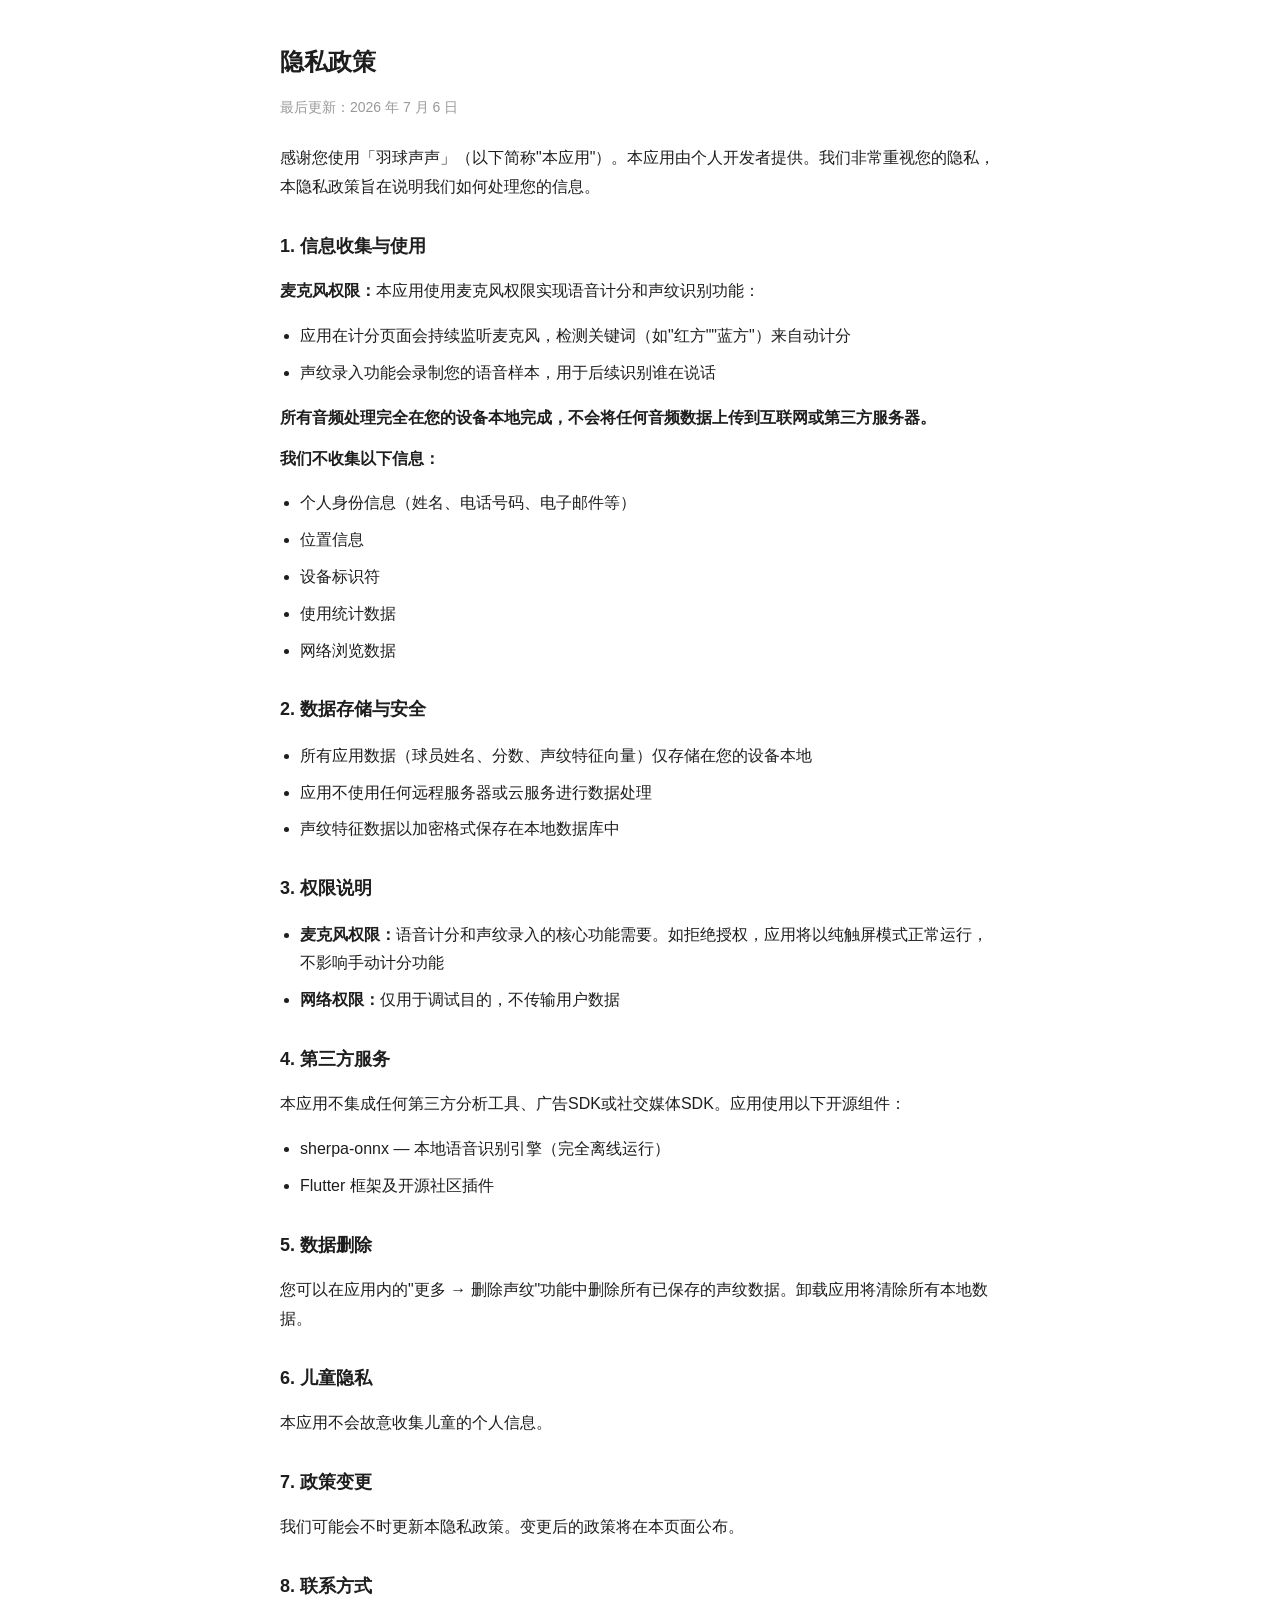
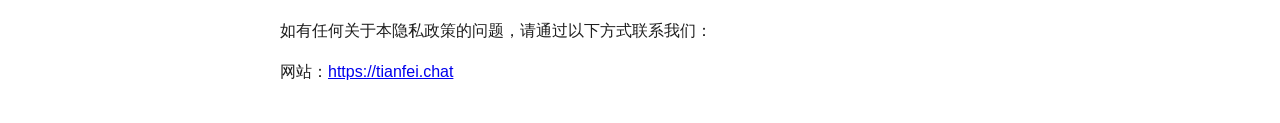
<file: privacy.html>
<!DOCTYPE html>
<html lang="zh-CN">
<head>
<meta charset="UTF-8">
<meta name="viewport" content="width=device-width, initial-scale=1.0">
<title>隐私政策 - 羽球声声</title>
<style>
  body { font-family: -apple-system, 'PingFang SC', sans-serif; line-height: 1.8; max-width: 720px; margin: 0 auto; padding: 24px 16px; color: #1E1E1E; }
  h1 { font-size: 24px; margin-bottom: 8px; }
  h2 { font-size: 18px; margin-top: 28px; }
  .date { color: #999; font-size: 14px; margin-bottom: 24px; }
  p { margin: 12px 0; }
  ul { padding-left: 20px; }
  li { margin: 8px 0; }
</style>
</head>
<body>

<h1>隐私政策</h1>
<p class="date">最后更新：2026 年 7 月 6 日</p>

<p>感谢您使用「羽球声声」（以下简称"本应用"）。本应用由个人开发者提供。我们非常重视您的隐私，本隐私政策旨在说明我们如何处理您的信息。</p>

<h2>1. 信息收集与使用</h2>

<p><strong>麦克风权限：</strong>本应用使用麦克风权限实现语音计分和声纹识别功能：</p>
<ul>
  <li>应用在计分页面会持续监听麦克风，检测关键词（如"红方""蓝方"）来自动计分</li>
  <li>声纹录入功能会录制您的语音样本，用于后续识别谁在说话</li>
</ul>
<p><strong>所有音频处理完全在您的设备本地完成，不会将任何音频数据上传到互联网或第三方服务器。</strong></p>

<p><strong>我们不收集以下信息：</strong></p>
<ul>
  <li>个人身份信息（姓名、电话号码、电子邮件等）</li>
  <li>位置信息</li>
  <li>设备标识符</li>
  <li>使用统计数据</li>
  <li>网络浏览数据</li>
</ul>

<h2>2. 数据存储与安全</h2>
<ul>
  <li>所有应用数据（球员姓名、分数、声纹特征向量）仅存储在您的设备本地</li>
  <li>应用不使用任何远程服务器或云服务进行数据处理</li>
  <li>声纹特征数据以加密格式保存在本地数据库中</li>
</ul>

<h2>3. 权限说明</h2>
<ul>
  <li><strong>麦克风权限：</strong>语音计分和声纹录入的核心功能需要。如拒绝授权，应用将以纯触屏模式正常运行，不影响手动计分功能</li>
  <li><strong>网络权限：</strong>仅用于调试目的，不传输用户数据</li>
</ul>

<h2>4. 第三方服务</h2>
<p>本应用不集成任何第三方分析工具、广告SDK或社交媒体SDK。应用使用以下开源组件：</p>
<ul>
  <li>sherpa-onnx — 本地语音识别引擎（完全离线运行）</li>
  <li>Flutter 框架及开源社区插件</li>
</ul>

<h2>5. 数据删除</h2>
<p>您可以在应用内的"更多 → 删除声纹"功能中删除所有已保存的声纹数据。卸载应用将清除所有本地数据。</p>

<h2>6. 儿童隐私</h2>
<p>本应用不会故意收集儿童的个人信息。</p>

<h2>7. 政策变更</h2>
<p>我们可能会不时更新本隐私政策。变更后的政策将在本页面公布。</p>

<h2>8. 联系方式</h2>
<p>如有任何关于本隐私政策的问题，请通过以下方式联系我们：</p>
<p>网站：<a href="https://tianfei.chat">https://tianfei.chat</a></p>

</body>
</html>
</file>
